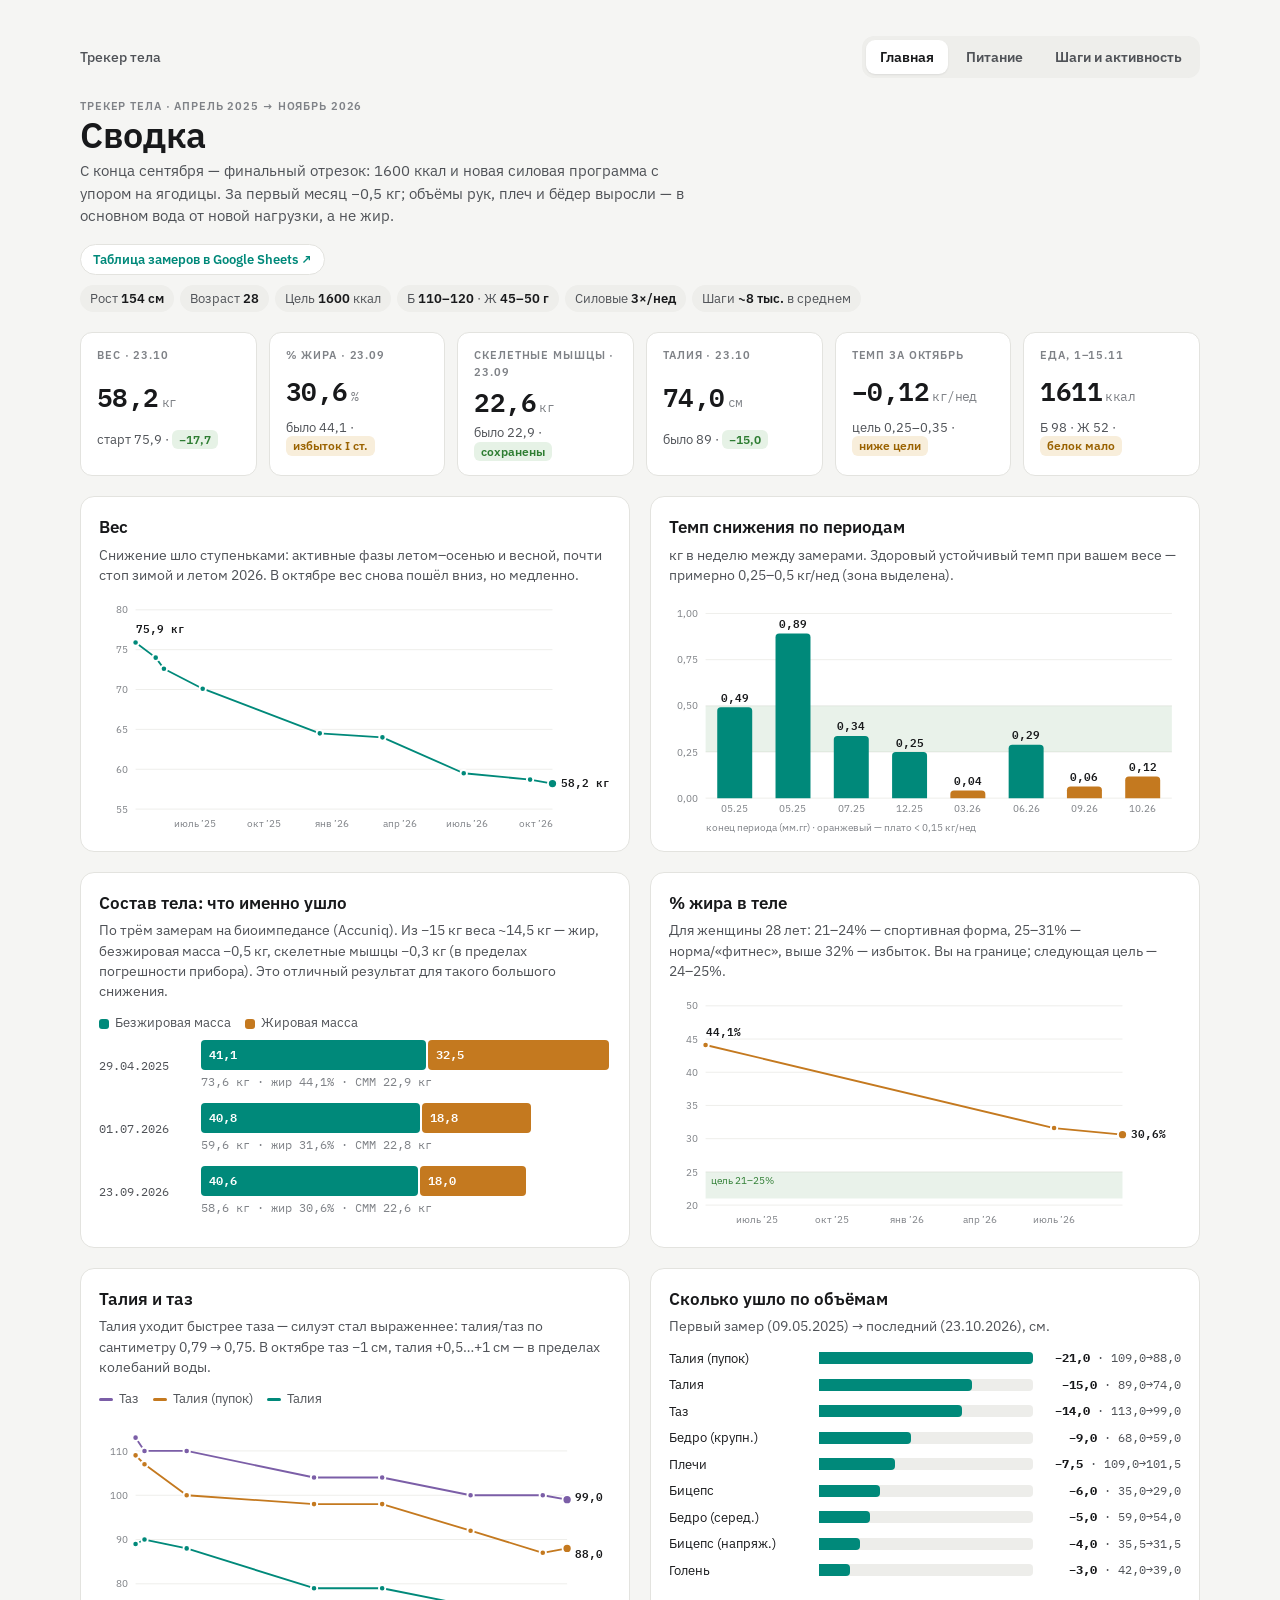
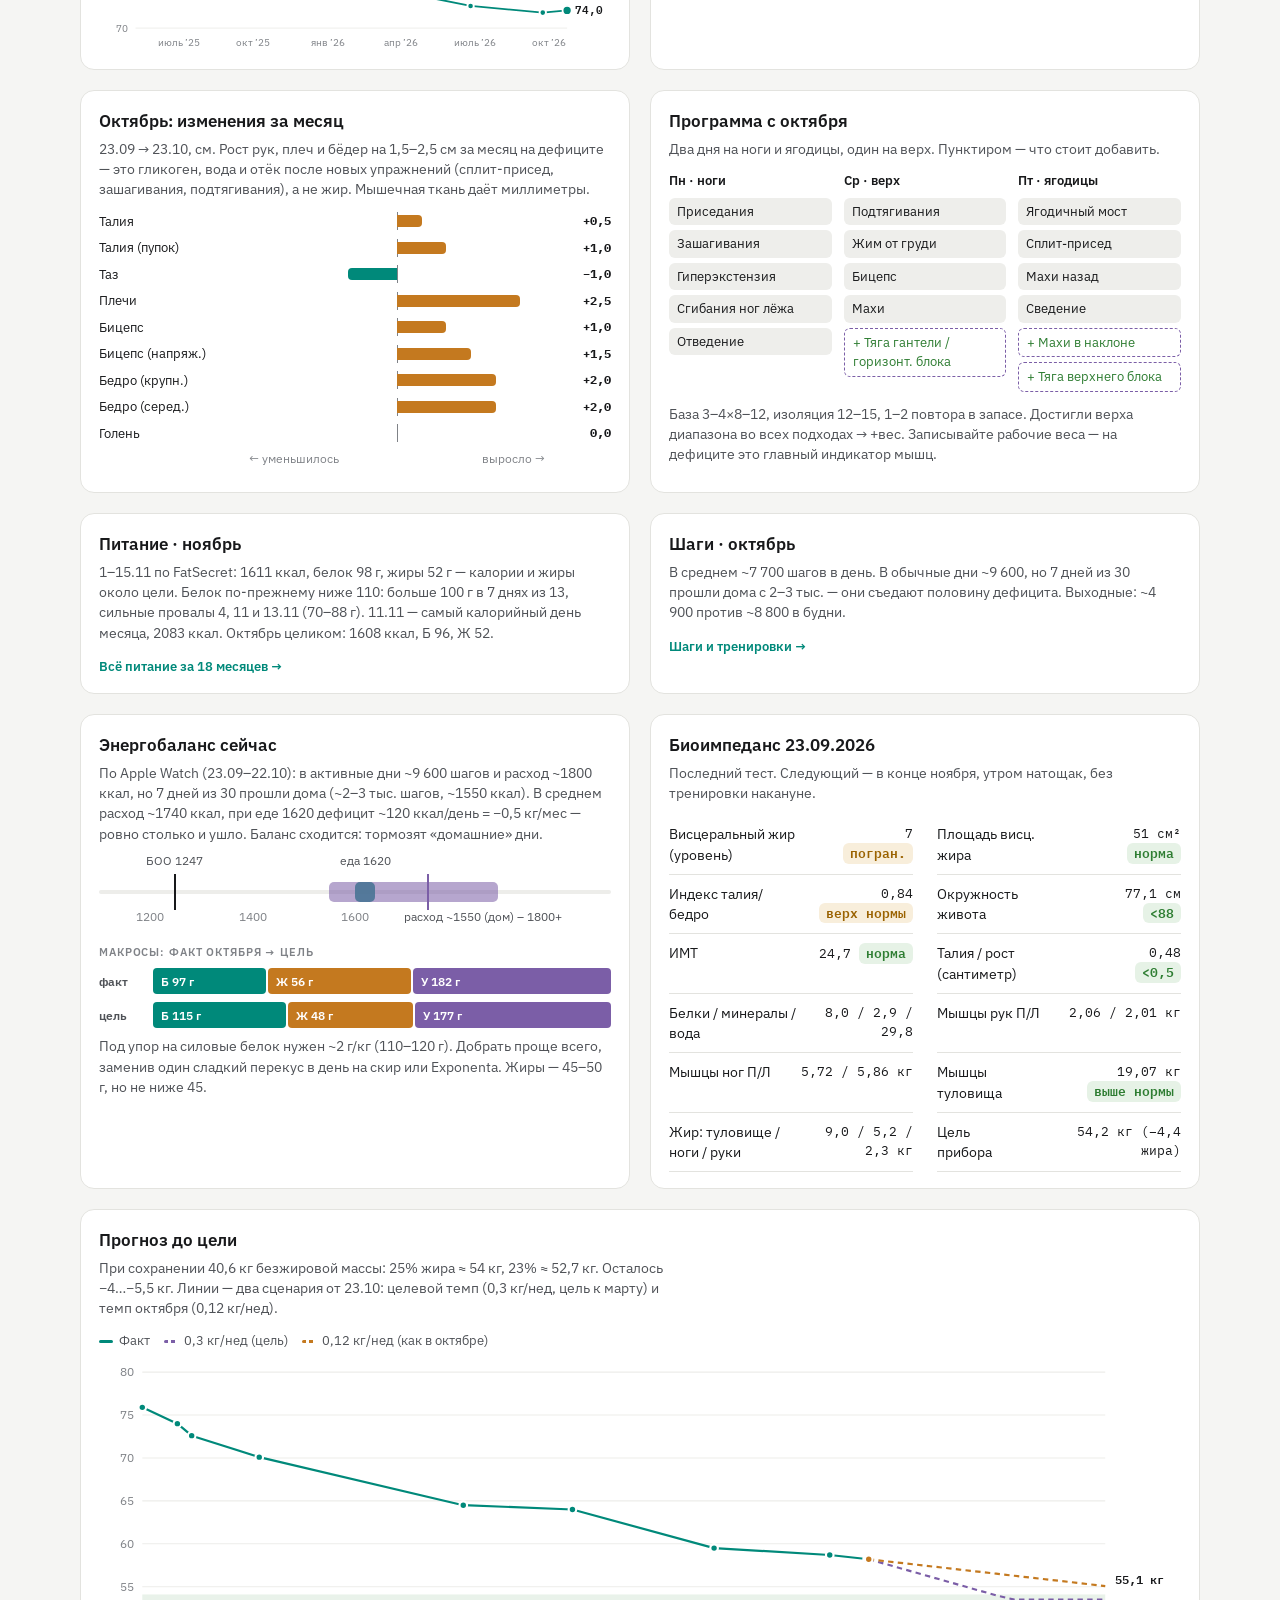
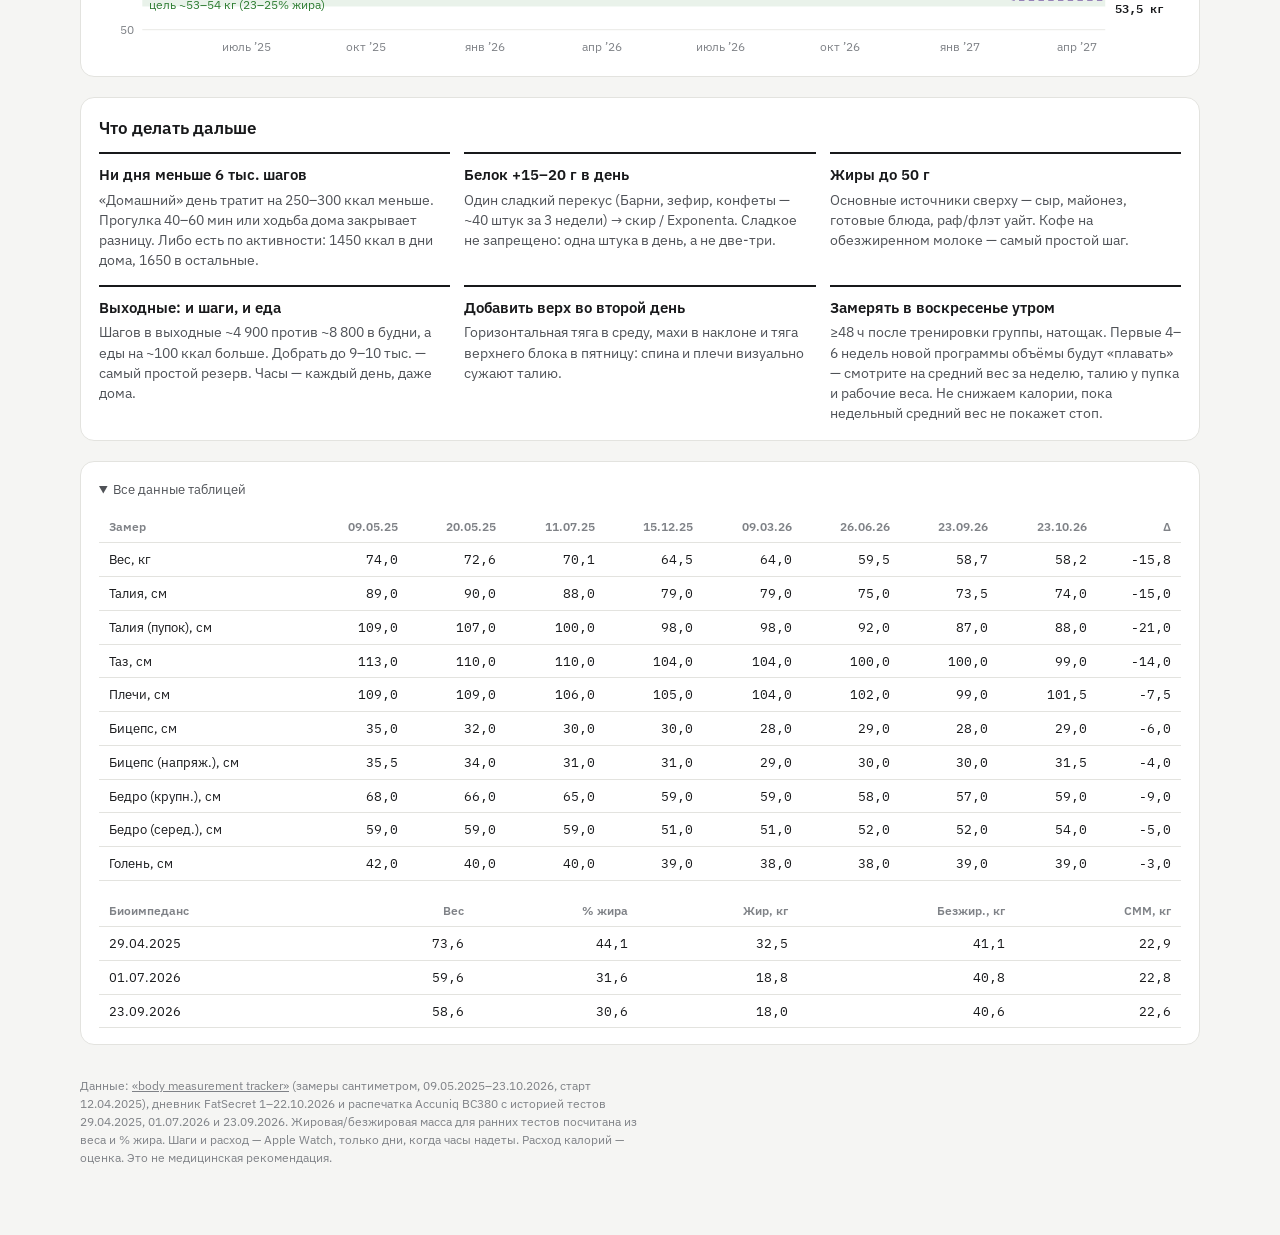
<file: index.html>
<!doctype html><html lang="ru"><head><meta charset="utf-8"><meta name="viewport" content="width=device-width, initial-scale=1">
<meta name="description" content="Трекер тела: вес, состав тела, объёмы, питание и тренировки.">
<meta property="og:title" content="Трекер тела">
<meta property="og:description" content="Вес, состав тела, объёмы, питание и тренировки — апрель 2025 → ноябрь 2026">
<link rel="icon" href="data:image/svg+xml,%3Csvg xmlns=%22http://www.w3.org/2000/svg%22 viewBox=%220 0 32 32%22%3E%3Crect width=%2232%22 height=%2232%22 rx=%227%22 fill=%22%2300897a%22/%3E%3Cpath d=%22M7 22l6-6 4 4 8-9%22 stroke=%22white%22 stroke-width=%223%22 fill=%22none%22 stroke-linecap=%22round%22 stroke-linejoin=%22round%22/%3E%3C/svg%3E">
<title>Трекер тела</title>
<link rel="preconnect" href="https://fonts.googleapis.com">
<link rel="stylesheet" href="https://fonts.googleapis.com/css2?family=IBM+Plex+Sans:wght@400;500;600;700&family=IBM+Plex+Mono:wght@400;600&display=swap">
<link rel="stylesheet" href="assets/style.css">
</head><body>
<div class="wrap">
  <div class="topbar">
    <a class="brand" href="./">Трекер тела</a>
    <nav class="tabs" aria-label="Разделы"><a href="./" aria-current="page">Главная</a><a href="food.html">Питание</a><a href="steps.html">Шаги и активность</a></nav>
  </div>
  <header class="head">
    <div>
      <div class="eyebrow">Трекер тела · апрель 2025 → ноябрь 2026</div>
      <h1>Сводка</h1>
      <p class="sub">С конца сентября — финальный отрезок: 1600 ккал и новая силовая программа с упором на ягодицы. За первый месяц −0,5 кг; объёмы рук, плеч и бёдер выросли — в основном вода от новой нагрузки, а не жир.</p>
    </div>
    <div class="headside">
    <a class="srclink" href="https://docs.google.com/spreadsheets/d/1mLTbE53vwJ1VL-9ManBTwdSsbVKpNzFgciY4COAL1OY/edit" target="_blank" rel="noopener">Таблица замеров в Google Sheets ↗</a>
    <div class="chips">
      <span class="chip">Рост <b>154 см</b></span><span class="chip">Возраст <b>28</b></span>
      <span class="chip">Цель <b>1600</b> ккал</span><span class="chip">Б <b>110–120</b> · Ж <b>45–50 г</b></span>
      <span class="chip">Силовые <b>3×/нед</b></span><span class="chip">Шаги <b>~8 тыс.</b> в среднем</span>
    </div>
    </div>
  </header>

  <section class="kpis" aria-label="Ключевые показатели">
    <div class="kpi"><span class="eyebrow">Вес · 23.10</span><span class="v">58,2<small>кг</small></span><span class="d">старт 75,9 · <span class="pill good">−17,7</span></span></div>
    <div class="kpi"><span class="eyebrow">% жира · 23.09</span><span class="v">30,6<small>%</small></span><span class="d">было 44,1 · <span class="pill warn">избыток I ст.</span></span></div>
    <div class="kpi"><span class="eyebrow">Скелетные мышцы · 23.09</span><span class="v">22,6<small>кг</small></span><span class="d">было 22,9 · <span class="pill good">сохранены</span></span></div>
    <div class="kpi"><span class="eyebrow">Талия · 23.10</span><span class="v">74,0<small>см</small></span><span class="d">было 89 · <span class="pill good">−15,0</span></span></div>
    <div class="kpi"><span class="eyebrow">Темп за октябрь</span><span class="v">−0,12<small>кг/нед</small></span><span class="d">цель 0,25–0,35 · <span class="pill warn">ниже цели</span></span></div>
    <div class="kpi"><span class="eyebrow">Еда, 1–15.11</span><span class="v">1611<small>ккал</small></span><span class="d">Б 98 · Ж 52 · <span class="pill warn">белок мало</span></span></div>
  </section>

  <div class="grid2">
    <section class="panel">
      <h2>Вес</h2>
      <p class="note">Снижение шло ступеньками: активные фазы летом–осенью и весной, почти стоп зимой и летом 2026. В октябре вес снова пошёл вниз, но медленно.</p>
      <div class="chart" id="cWeight"></div>
    </section>
    <section class="panel">
      <h2>Темп снижения по периодам</h2>
      <p class="note">кг в неделю между замерами. Здоровый устойчивый темп при вашем весе — примерно 0,25–0,5 кг/нед (зона выделена).</p>
      <div class="chart" id="cRate"></div>
    </section>
  </div>

  <div class="grid2">
    <section class="panel">
      <h2>Состав тела: что именно ушло</h2>
      <p class="note">По трём замерам на биоимпедансе (Accuniq). Из −15 кг веса ~14,5 кг — жир, безжировая масса −0,5 кг, скелетные мышцы −0,3 кг (в пределах погрешности прибора). Это отличный результат для такого большого снижения.</p>
      <div class="legend"><span><i class="sq" style="background:var(--lean)"></i>Безжировая масса</span><span><i class="sq" style="background:var(--fat)"></i>Жировая масса</span></div>
      <div class="comp" id="comp"></div>
    </section>
    <section class="panel">
      <h2>% жира в теле</h2>
      <p class="note">Для женщины 28 лет: 21–24% — спортивная форма, 25–31% — норма/«фитнес», выше 32% — избыток. Вы на границе; следующая цель — 24–25%.</p>
      <div class="chart" id="cFat"></div>
    </section>
  </div>

  <div class="grid2">
    <section class="panel">
      <h2>Талия и таз</h2>
      <p class="note">Талия уходит быстрее таза — силуэт стал выраженнее: талия/таз по сантиметру 0,79 → 0,75. В октябре таз −1 см, талия +0,5…+1 см — в пределах колебаний воды.</p>
      <div class="chart" id="cWaist"></div>
    </section>
    <section class="panel">
      <h2>Сколько ушло по объёмам</h2>
      <p class="note">Первый замер (09.05.2025) → последний (23.10.2026), см.</p>
      <div class="deltas" id="deltas"></div>
    </section>
  </div>

  <div class="grid2">
    <section class="panel">
      <h2>Октябрь: изменения за месяц</h2>
      <p class="note">23.09 → 23.10, см. Рост рук, плеч и бёдер на 1,5–2,5 см за месяц на дефиците — это гликоген, вода и отёк после новых упражнений (сплит-присед, зашагивания, подтягивания), а не жир. Мышечная ткань даёт миллиметры.</p>
      <div class="deltas" id="mdeltas"></div>
    </section>
    <section class="panel">
      <h2>Программа с октября</h2>
      <p class="note">Два дня на ноги и ягодицы, один на верх. Пунктиром — что стоит добавить.</p>
      <div class="prog">
        <div class="day"><b>Пн · ноги</b><span>Приседания</span><span>Зашагивания</span><span>Гиперэкстензия</span><span>Сгибания ног лёжа</span><span>Отведение</span></div>
        <div class="day"><b>Ср · верх</b><span>Подтягивания</span><span>Жим от груди</span><span>Бицепс</span><span>Махи</span><span class="add">+ Тяга гантели / горизонт. блока</span></div>
        <div class="day"><b>Пт · ягодицы</b><span>Ягодичный мост</span><span>Сплит-присед</span><span>Махи назад</span><span>Сведение</span><span class="add">+ Махи в наклоне</span><span class="add">+ Тяга верхнего блока</span></div>
      </div>
      <p class="note" style="margin-top:12px">База 3–4×8–12, изоляция 12–15, 1–2 повтора в запасе. Достигли верха диапазона во всех подходах → +вес. Записывайте рабочие веса — на дефиците это главный индикатор мышц.</p>
    </section>
  </div>

  <div class="grid2">
    <section class="panel">
      <h2>Питание · ноябрь</h2>
      <p class="note">1–15.11 по FatSecret: 1611 ккал, белок 98 г, жиры 52 г — калории и жиры около цели. Белок по-прежнему ниже 110: больше 100 г в 7 днях из 13, сильные провалы 4, 11 и 13.11 (70–88 г). 11.11 — самый калорийный день месяца, 2083 ккал. Октябрь целиком: 1608 ккал, Б 96, Ж 52.</p>
      <a class="morelink" href="food.html">Всё питание за 18 месяцев →</a>
    </section>
    <section class="panel">
      <h2>Шаги · октябрь</h2>
      <p class="note">В среднем ~7 700 шагов в день. В обычные дни ~9 600, но 7 дней из 30 прошли дома с 2–3 тыс. — они съедают половину дефицита. Выходные: ~4 900 против ~8 800 в будни.</p>
      <a class="morelink" href="steps.html">Шаги и тренировки →</a>
    </section>
  </div>

  <div class="grid2">
    <section class="panel">
      <h2>Энергобаланс сейчас</h2>
      <p class="note">По Apple Watch (23.09–22.10): в активные дни ~9 600 шагов и расход ~1800 ккал, но 7 дней из 30 прошли дома (~2–3 тыс. шагов, ~1550 ккал). В среднем расход ~1740 ккал, при еде 1620 дефицит ~120 ккал/день = −0,5 кг/мес — ровно столько и ушло. Баланс сходится: тормозят «домашние» дни.</p>
      <div class="ebar" id="ebar"></div>
      <div class="eyebrow" style="margin-top:6px">Макросы: факт октября → цель</div>
      <div class="macro" id="macroFact"></div>
      <div class="macro" id="macroGoal"></div>
      <p class="note" style="margin-top:8px">Под упор на силовые белок нужен ~2 г/кг (110–120 г). Добрать проще всего, заменив один сладкий перекус в день на скир или Exponenta. Жиры — 45–50 г, но не ниже 45.</p>
    </section>
    <section class="panel">
      <h2>Биоимпеданс 23.09.2026</h2>
      <p class="note">Последний тест. Следующий — в конце ноября, утром натощак, без тренировки накануне.</p>
      <div class="facts">
        <div class="fact"><span>Висцеральный жир (уровень)</span><span>7 <span class="pill warn">погран.</span></span></div>
        <div class="fact"><span>Площадь висц. жира</span><span>51 см² <span class="pill good">норма</span></span></div>
        <div class="fact"><span>Индекс талия/бедро</span><span>0,84 <span class="pill warn">верх нормы</span></span></div>
        <div class="fact"><span>Окружность живота</span><span>77,1 см <span class="pill good">&lt;88</span></span></div>
        <div class="fact"><span>ИМТ</span><span>24,7 <span class="pill good">норма</span></span></div>
        <div class="fact"><span>Талия / рост (сантиметр)</span><span>0,48 <span class="pill good">&lt;0,5</span></span></div>
        <div class="fact"><span>Белки / минералы / вода</span><span>8,0 / 2,9 / 29,8</span></div>
        <div class="fact"><span>Мышцы рук П/Л</span><span>2,06 / 2,01 кг</span></div>
        <div class="fact"><span>Мышцы ног П/Л</span><span>5,72 / 5,86 кг</span></div>
        <div class="fact"><span>Мышцы туловища</span><span>19,07 кг <span class="pill good">выше нормы</span></span></div>
        <div class="fact"><span>Жир: туловище / ноги / руки</span><span>9,0 / 5,2 / 2,3 кг</span></div>
        <div class="fact"><span>Цель прибора</span><span>54,2 кг (−4,4 жира)</span></div>
      </div>
    </section>
  </div>

  <section class="panel">
    <h2>Прогноз до цели</h2>
    <p class="note">При сохранении 40,6 кг безжировой массы: 25% жира ≈ 54 кг, 23% ≈ 52,7 кг. Осталось −4…−5,5 кг. Линии — два сценария от 23.10: целевой темп (0,3 кг/нед, цель к марту) и темп октября (0,12 кг/нед).</p>
    <div class="chart" id="cProj"></div>
  </section>

  <section class="panel">
    <h2>Что делать дальше</h2>
    <div class="recs" style="margin-top:10px">
      <div class="rec"><h3>Ни дня меньше 6 тыс. шагов</h3><p>«Домашний» день тратит на 250–300 ккал меньше. Прогулка 40–60 мин или ходьба дома закрывает разницу. Либо есть по активности: 1450 ккал в дни дома, 1650 в остальные.</p></div>
      <div class="rec"><h3>Белок +15–20 г в день</h3><p>Один сладкий перекус (Барни, зефир, конфеты — ~40 штук за 3 недели) → скир / Exponenta. Сладкое не запрещено: одна штука в день, а не две-три.</p></div>
      <div class="rec"><h3>Жиры до 50 г</h3><p>Основные источники сверху — сыр, майонез, готовые блюда, раф/флэт уайт. Кофе на обезжиренном молоке — самый простой шаг.</p></div>
      <div class="rec"><h3>Выходные: и шаги, и еда</h3><p>Шагов в выходные ~4 900 против ~8 800 в будни, а еды на ~100 ккал больше. Добрать до 9–10 тыс. — самый простой резерв. Часы — каждый день, даже дома.</p></div>
      <div class="rec"><h3>Добавить верх во второй день</h3><p>Горизонтальная тяга в среду, махи в наклоне и тяга верхнего блока в пятницу: спина и плечи визуально сужают талию.</p></div>
      <div class="rec"><h3>Замерять в воскресенье утром</h3><p>≥48 ч после тренировки группы, натощак. Первые 4–6 недель новой программы объёмы будут «плавать» — смотрите на средний вес за неделю, талию у пупка и рабочие веса. Не снижаем калории, пока недельный средний вес не покажет стоп.</p></div>
    </div>
  </section>

  <section class="panel">
    <details open>
      <summary>Все данные таблицей</summary>
      <div class="tbl" id="tbl" style="margin-top:12px"></div>
    </details>
  </section>

  <p class="foot">Данные: <a href="https://docs.google.com/spreadsheets/d/1mLTbE53vwJ1VL-9ManBTwdSsbVKpNzFgciY4COAL1OY/edit" target="_blank" rel="noopener">«body measurement tracker»</a> (замеры сантиметром, 09.05.2025–23.10.2026, старт 12.04.2025), дневник FatSecret 1–22.10.2026 и распечатка Accuniq BC380 с историей тестов 29.04.2025, 01.07.2026 и 23.09.2026. Жировая/безжировая масса для ранних тестов посчитана из веса и % жира. Шаги и расход — Apple Watch, только дни, когда часы надеты. Расход калорий — оценка. Это не медицинская рекомендация.</p>
</div>

<script src="assets/charts.js"></script>
<script>
(function(){

const dates=['12.04.2025','09.05.2025','20.05.2025','11.07.2025','15.12.2025','09.03.2026','26.06.2026','23.09.2026','23.10.2026'];
const weight=[75.9,74.0,72.6,70.1,64.5,64.0,59.5,58.7,58.2];
const meas={
 'Талия':[89,90,88,79,79,75,73.5,74],'Талия (пупок)':[109,107,100,98,98,92,87,88],'Таз':[113,110,110,104,104,100,100,99],
 'Плечи':[109,109,106,105,104,102,99,101.5],'Бицепс':[35,32,30,30,28,29,28,29],'Бицепс (напряж.)':[35.5,34,31,31,29,30,30,31.5],
 'Бедро (крупн.)':[68,66,65,59,59,58,57,59],'Бедро (серед.)':[59,59,59,51,51,52,52,54],'Голень':[42,40,40,39,38,38,39,39]};
const mdates=dates.slice(1);
const inb=[{d:'29.04.2025',w:73.6,pbf:44.1,smm:22.9},{d:'01.07.2026',w:59.6,pbf:31.6,smm:22.8},{d:'23.09.2026',w:58.6,pbf:30.6,smm:22.6,fat:18.0,ffm:40.6}];

// weight
lineChart('cWeight',[{name:'Вес',c:'--s1',pts:dates.map((d,i)=>({d:D(d),v:weight[i]})),unit:' кг',first:true}],{y0:55,y1:80,step:5,aria:'Вес с 75,9 до 58,2 кг'});

// rate bars
(function(){
  const box=document.getElementById('cRate');const W=560,H=260,m={t:18,r:10,b:40,l:40};
  const svg=el('svg',{viewBox:`0 0 ${W} ${H}`,role:'img','aria-label':'Темп снижения веса по периодам'},box);
  const rates=[];for(let i=1;i<dates.length;i++){const days=(D(dates[i])-D(dates[i-1]))/864e5;rates.push({a:dates[i-1],b:dates[i],days,dw:weight[i]-weight[i-1],r:-(weight[i]-weight[i-1])/days*7})}
  const y1=1.0,Y=v=>H-m.b-v/y1*(H-m.t-m.b);
  [0,.25,.5,.75,1].forEach(v=>{el('line',{x1:m.l,x2:W-m.r,y1:Y(v),y2:Y(v),stroke:css('--grid')},svg);el('text',{x:m.l-8,y:Y(v)+4,'text-anchor':'end'},svg).textContent=num(v,2)});
  el('rect',{x:m.l,width:W-m.l-m.r,y:Y(.5),height:Y(.25)-Y(.5),fill:css('--good'),opacity:.1},svg);
  const bw=(W-m.l-m.r)/rates.length;const tip=tipFor(box);
  rates.forEach((r,i)=>{const x=m.l+i*bw+bw*.2,w=bw*.6,y=Y(r.r),h=Y(0)-y;
    const slow=r.r<.15;const col=slow?css('--s2'):css('--s1');
    el('path',{d:`M${x},${Y(0)}V${y+4}a4,4 0 0 1 4,-4h${w-8}a4,4 0 0 1 4,4V${Y(0)}Z`,fill:col},svg);
    el('text',{x:x+w/2,y:y-6,'text-anchor':'middle',class:'lbl'},svg).textContent=num(r.r,2);
    const lb=el('text',{x:x+w/2,y:H-m.b+15,'text-anchor':'middle'},svg);lb.textContent=r.b.slice(3,5)+'.'+r.b.slice(8);
    const hit=el('rect',{x:m.l+i*bw,y:m.t,width:bw,height:H-m.t-m.b,fill:'transparent'},svg);
    hit.addEventListener('pointerenter',()=>{tip.innerHTML=`${r.a} → ${r.b}<br>${Math.round(r.days)} дн · <b>${num(r.dw,1)} кг</b> · ${num(r.r,2)} кг/нед`;tip.style.left=((x+w/2)/W*100)+'%';tip.style.top=(y/H*100)+'%';tip.classList.add('on')});
    hit.addEventListener('pointerleave',()=>tip.classList.remove('on'));
  });
  el('text',{x:m.l,y:H-4},svg).textContent='конец периода (мм.гг) · оранжевый — плато < 0,15 кг/нед';
})();

// composition
(function(){
  const box=document.getElementById('comp');const max=74;
  box.innerHTML=inb.map(t=>{const fat=t.fat??+(t.w*t.pbf/100).toFixed(1),ffm=t.ffm??+(t.w-fat).toFixed(1);
    return `<div class="comp-row"><span class="dt">${t.d}</span><div><div class="stack" style="width:${t.w/max*100}%"><div class="l" style="flex:${ffm}">${num(ffm)}</div><div class="f" style="flex:${fat}">${num(fat)}</div></div><div style="font-size:12px;color:var(--ink3);margin-top:3px;font-family:var(--mono)">${num(t.w)} кг · жир ${num(t.pbf)}% · СММ ${num(t.smm)} кг</div></div></div>`}).join('');
})();

// fat %
lineChart('cFat',[{name:'% жира',c:'--s2',pts:inb.map(t=>({d:D(t.d),v:t.pbf})),unit:'%',first:true}],{y0:20,y1:50,step:5,band:[21,25,'цель 21–25%'],aria:'Процент жира 44,1 → 30,6'});

// waist
lineChart('cWaist',[
  {name:'Таз',c:'--s3',pts:mdates.map((d,i)=>({d:D(d),v:meas['Таз'][i]})),unit:'',p:1,dy:-2},
  {name:'Талия (пупок)',c:'--s2',pts:mdates.map((d,i)=>({d:D(d),v:meas['Талия (пупок)'][i]})),unit:'',p:1,dy:6},
  {name:'Талия',c:'--s1',pts:mdates.map((d,i)=>({d:D(d),v:meas['Талия'][i]})),unit:'',p:1}
],{y0:70,y1:115,step:10,r:48,aria:'Талия, талия по пупку и таз, см'});

// deltas
(function(){
  const rows=Object.entries(meas).map(([k,v])=>({k,a:v[0],b:v[v.length-1],d:v[0]-v[v.length-1]})).sort((x,y)=>y.d-x.d);
  const mx=Math.max(...rows.map(r=>r.d));
  document.getElementById('deltas').innerHTML=rows.map(r=>`<div class="drow"><span>${r.k}</span><div class="track"><div class="bar" style="width:${r.d/mx*100}%"></div></div><span class="num"><b>−${num(r.d)}</b> · ${num(r.a,1)}→${num(r.b,1)}</span></div>`).join('');
})();

// month deltas
(function(){
  const rows=Object.entries(meas).map(([k,v])=>({k,d:v[v.length-1]-v[v.length-2]}));
  const mx=3;
  document.getElementById('mdeltas').innerHTML=rows.map(r=>{const w=Math.abs(r.d)/mx*50;const pos=r.d>0;
    const bar=r.d===0?'':`<div style="${pos?'left:50%':'right:50%'};width:${w}%;background:var(${pos?'--s2':'--s1'});border-radius:${pos?'0 4px 4px 0':'4px 0 0 4px'}"></div>`;
    return `<div class="mrow"><span>${r.k}</span><div class="mtrack">${bar}</div><span class="num" style="font-family:var(--mono);font-size:12px;text-align:right"><b>${r.d>0?'+':r.d<0?'−':''}${num(Math.abs(r.d))}</b></span></div>`}).join('')+
    `<div class="mrow" style="color:var(--ink3);font-size:11.5px"><span></span><div style="display:flex;justify-content:space-between"><span>← уменьшилось</span><span>выросло →</span></div><span></span></div>`;
})();

// energy bar
(function(){
  const box=document.getElementById('ebar');const lo=1100,hi=2100,P=v=>(v-lo)/(hi-lo)*100;
  box.innerHTML=`<div class="axis"></div>
  <div class="rng" style="left:${P(1600)}%;width:${P(1640)-P(1600)}%;background:var(--s1);opacity:.85"></div>
  <div class="rng" style="left:${P(1550)}%;width:${P(1880)-P(1550)}%;background:var(--s3);opacity:.55"></div><div class="mk" style="left:${P(1740)}%;background:var(--s3)"></div>
  <div class="mk" style="left:${P(1247)}%"></div>
  <span class="t" style="left:${P(1247)}%;top:-18px">БОО 1247</span>
  <span class="t" style="left:${P(1620)}%;top:-18px">еда 1620</span>
  <span class="t" style="left:${P(1850)}%;top:38px">расход ~1550 (дом) – 1800+</span>
  ${[1200,1400,1600,1800,2000].map(v=>`<span class="t" style="left:${P(v)}%;top:38px;color:var(--ink3);${v===1800||v===2000?'display:none':''}">${v}</span>`).join('')}`;
  const mac=(lab,pg,fg,cg)=>{const p=pg*4,f=fg*9,c=cg*4,k=p+f+c;return `<div style="flex:0 0 52px;background:transparent;color:var(--ink2);padding:0">${lab}</div><div style="flex:${p};background:var(--s1)">Б ${pg} г</div><div style="flex:${f};background:var(--s2)">Ж ${fg} г</div><div style="flex:${c};background:var(--s3)">У ${cg} г</div>`};
  document.getElementById('macroFact').innerHTML=mac('факт',97,56,182);document.getElementById('macroGoal').innerHTML=mac('цель',115,48,177);
})();

// projection
(function(){
  const today=D('23.10.2026');const hist=dates.map((d,i)=>({d:D(d),v:weight[i]}));
  const proj=(r)=>{const pts=[];for(let w=0;w<=26;w+=2){pts.push({d:new Date(+today+w*7*864e5),v:Math.max(53.5,58.2-r*w)})}return pts};
  lineChart('cProj',[
    {name:'Факт',c:'--s1',pts:hist,unit:' кг',noEnd:true},
    {name:'0,3 кг/нед (цель)',c:'--s3',pts:proj(.3),unit:' кг',dash:'5 4',noDots:true,dy:8},
    {name:'0,12 кг/нед (как в октябре)',c:'--s2',pts:proj(.12),unit:' кг',dash:'5 4',noDots:true,dy:-6}
  ],{y0:50,y1:80,step:5,w:1000,h:280,r:70,band:[52.7,54.1,'цель ~53–54 кг (23–25% жира)'],aria:'Прогноз веса'});
})();

// table
(function(){
  const hdr=['Замер',...mdates.map(d=>d.slice(0,6)+d.slice(8)),'Δ'];
  const rows=[['Вес, кг',...weight.slice(1)],...Object.entries(meas).map(([k,v])=>[k+', см',...v])];
  document.getElementById('tbl').innerHTML=`<table><thead><tr>${hdr.map(h=>`<th>${h}</th>`).join('')}</tr></thead><tbody>${rows.map(r=>`<tr><td>${r[0]}</td>${r.slice(1).map(v=>`<td>${num(v)}</td>`).join('')}<td>${num(r[r.length-1]-r[1])}</td></tr>`).join('')}</tbody></table>
  <table style="margin-top:14px"><thead><tr><th>Биоимпеданс</th><th>Вес</th><th>% жира</th><th>Жир, кг</th><th>Безжир., кг</th><th>СММ, кг</th></tr></thead><tbody>${inb.map(t=>{const f=t.fat??t.w*t.pbf/100;return `<tr><td>${t.d}</td><td>${num(t.w)}</td><td>${num(t.pbf)}</td><td>${num(f)}</td><td>${num(t.ffm??t.w-f)}</td><td>${num(t.smm)}</td></tr>`}).join('')}</tbody></table>`;
})();
})();
</script>
</body></html>
</file>
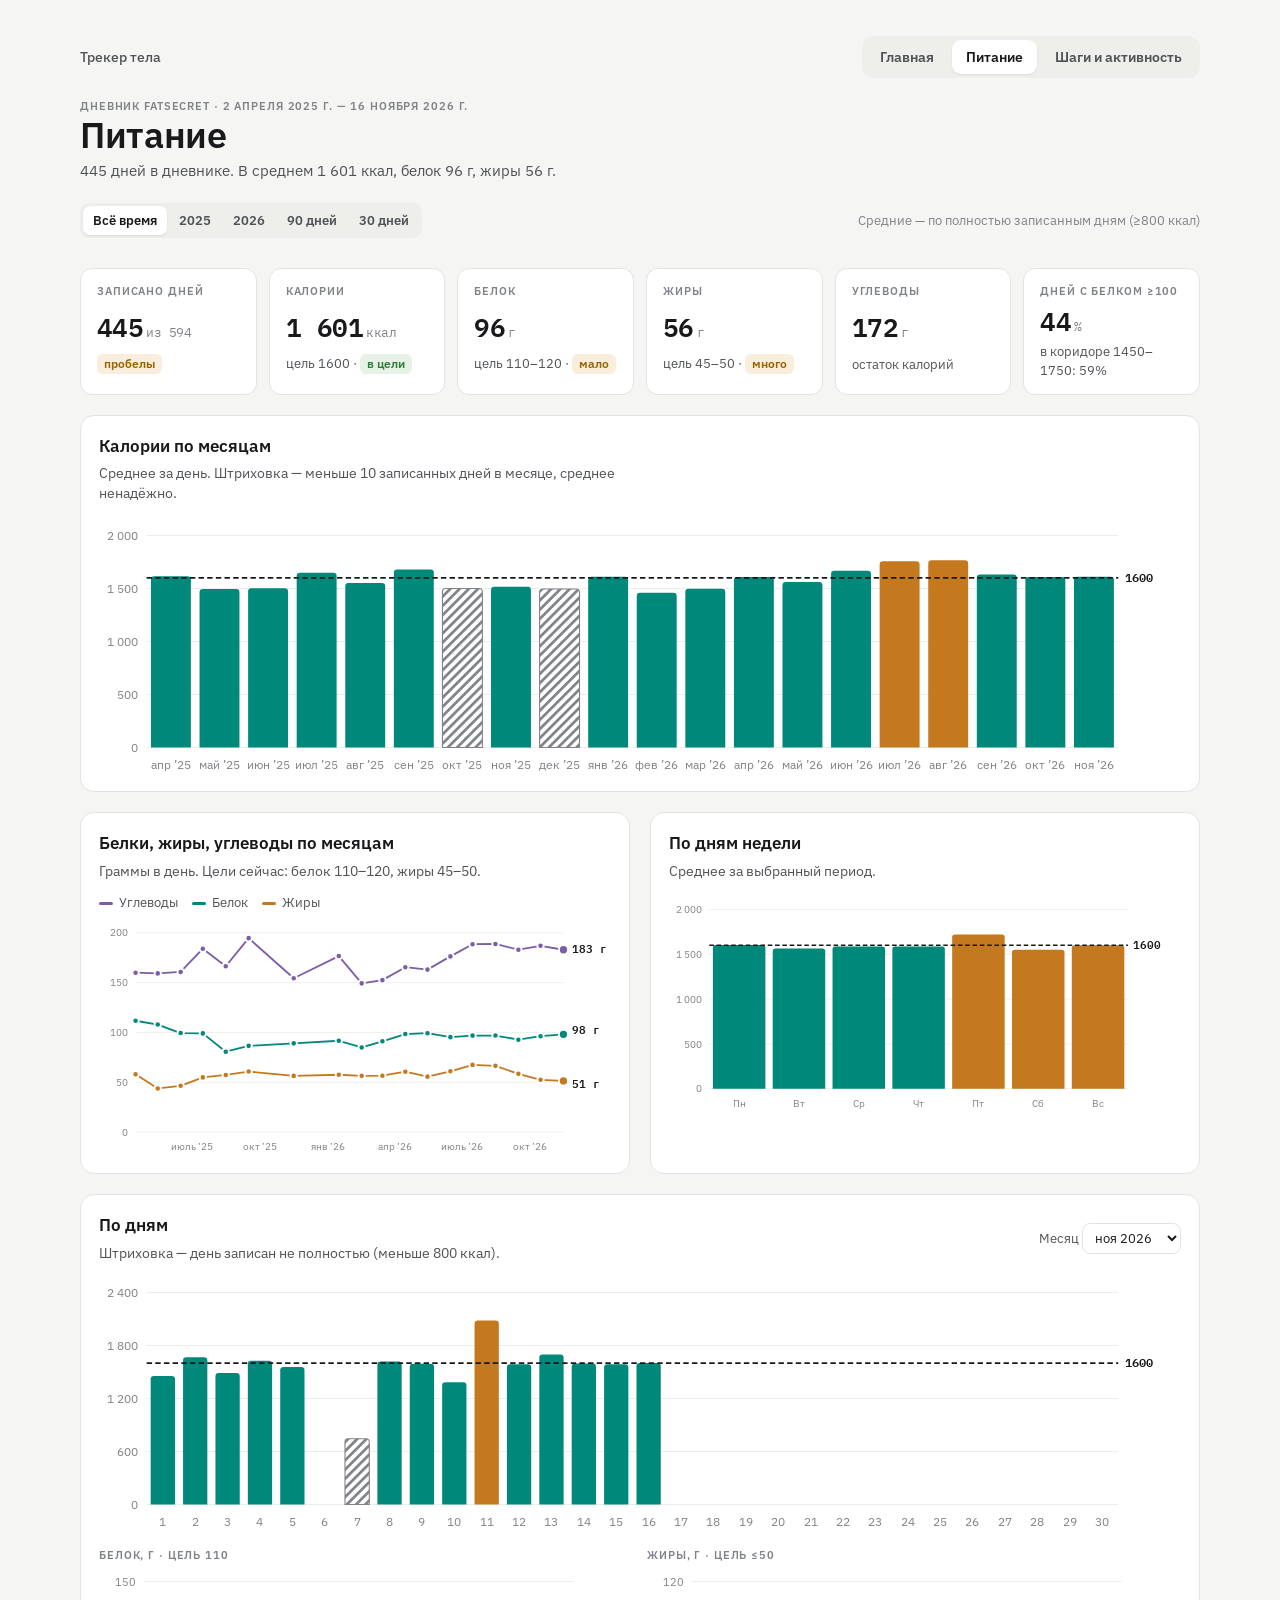
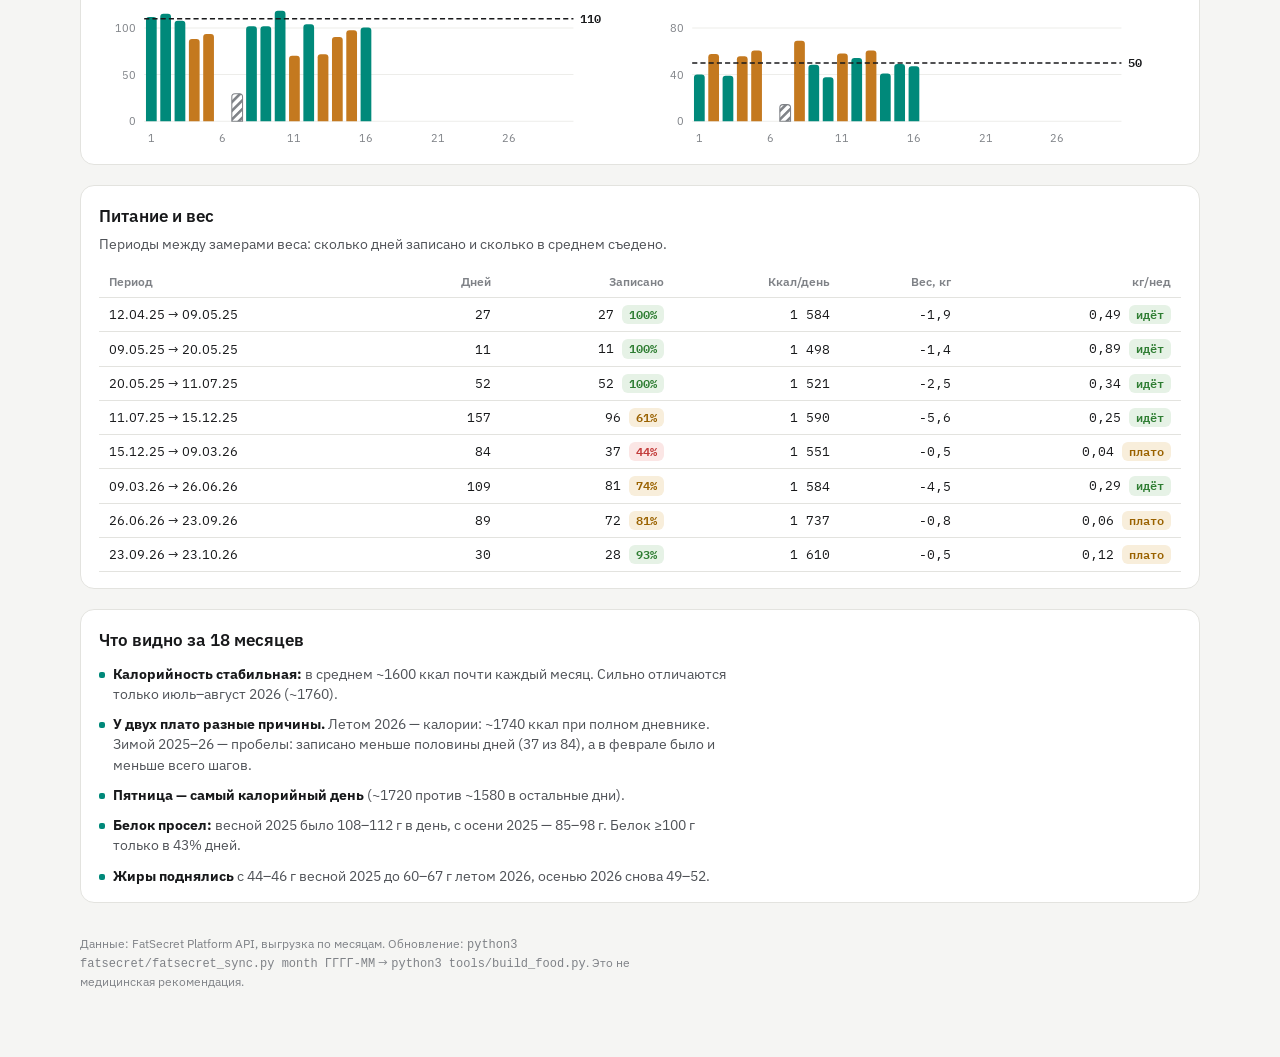
<file: food.html>
<!doctype html>
<html lang="ru">
<head>
<meta charset="utf-8">
<meta name="viewport" content="width=device-width, initial-scale=1">
<title>Питание · Трекер тела</title>
<meta name="description" content="Дневник питания FatSecret с апреля 2025: калории, БЖУ, дни недели и связь с весом.">
<link rel="icon" href="data:image/svg+xml,%3Csvg xmlns=%22http://www.w3.org/2000/svg%22 viewBox=%220 0 32 32%22%3E%3Crect width=%2232%22 height=%2232%22 rx=%227%22 fill=%22%2300897a%22/%3E%3Cpath d=%22M7 22l6-6 4 4 8-9%22 stroke=%22white%22 stroke-width=%223%22 fill=%22none%22 stroke-linecap=%22round%22 stroke-linejoin=%22round%22/%3E%3C/svg%3E">
<link rel="preconnect" href="https://fonts.googleapis.com">
<link rel="stylesheet" href="https://fonts.googleapis.com/css2?family=IBM+Plex+Sans:wght@400;500;600;700&family=IBM+Plex+Mono:wght@400;600&display=swap">
<link rel="stylesheet" href="assets/style.css">
</head>
<body>
<div class="wrap">
  <div class="topbar">
    <a class="brand" href="./">Трекер тела</a>
    <nav class="tabs" aria-label="Разделы"><a href="./">Главная</a><a href="food.html" aria-current="page">Питание</a><a href="steps.html">Шаги и активность</a></nav>
  </div>

  <header>
    <div class="eyebrow">Дневник FatSecret · <span id="range"></span></div>
    <h1>Питание</h1>
    <p class="sub" id="lead"></p>
  </header>

  <div class="ctl">
    <div class="seg" role="group" aria-label="Период" id="period">
      <button type="button" data-p="all" aria-pressed="true">Всё время</button>
      <button type="button" data-p="2025" aria-pressed="false">2025</button>
      <button type="button" data-p="2026" aria-pressed="false">2026</button>
      <button type="button" data-p="90" aria-pressed="false">90 дней</button>
      <button type="button" data-p="30" aria-pressed="false">30 дней</button>
    </div>
    <span class="note" style="margin:0;font-size:12.5px;color:var(--ink3)">Средние — по полностью записанным дням (≥800 ккал)</span>
  </div>

  <section class="kpis" id="kpis" aria-label="Итоги периода"></section>

  <section class="panel">
    <h2>Калории по месяцам</h2>
    <p class="note">Среднее за день. Штриховка — меньше 10 записанных дней в месяце, среднее ненадёжно.</p>
    <div class="chart" id="cMonth"></div>
  </section>

  <div class="grid2">
    <section class="panel">
      <h2>Белки, жиры, углеводы по месяцам</h2>
      <p class="note">Граммы в день. Цели сейчас: белок 110–120, жиры 45–50.</p>
      <div class="chart" id="cMacro"></div>
    </section>
    <section class="panel">
      <h2>По дням недели</h2>
      <p class="note">Среднее за выбранный период.</p>
      <div class="chart" id="cWeek"></div>
    </section>
  </div>

  <section class="panel">
    <div class="ctl">
      <div><h2>По дням</h2><p class="note" style="margin:0">Штриховка — день записан не полностью (меньше 800 ккал).</p></div>
      <label style="font-size:13px;color:var(--ink2)">Месяц <select id="monthSel"></select></label>
    </div>
    <div class="chart" id="cDays"></div>
    <div class="grid2" style="margin-top:14px;gap:14px">
      <div><div class="eyebrow">Белок, г · цель 110</div><div class="chart" id="cDayP"></div></div>
      <div><div class="eyebrow">Жиры, г · цель ≤50</div><div class="chart" id="cDayF"></div></div>
    </div>
  </section>

  <section class="panel">
    <h2>Питание и вес</h2>
    <p class="note">Периоды между замерами веса: сколько дней записано и сколько в среднем съедено.</p>
    <div class="tbl" id="tWeight"></div>
  </section>

  <section class="panel">
    <h2>Что видно за 18 месяцев</h2>
    <ul class="insights" style="margin-top:10px">
      <li><b>Калорийность стабильная:</b> в среднем ~1600 ккал почти каждый месяц. Сильно отличаются только июль–август 2026 (~1760).</li>
      <li><b>У двух плато разные причины.</b> Летом 2026 — калории: ~1740 ккал при полном дневнике. Зимой 2025–26 — пробелы: записано меньше половины дней (37 из 84), а в феврале было и меньше всего шагов.</li>
      <li><b>Пятница — самый калорийный день</b> (~1720 против ~1580 в остальные дни).</li>
      <li><b>Белок просел:</b> весной 2025 было 108–112 г в день, с осени 2025 — 85–98 г. Белок ≥100 г только в 43% дней.</li>
      <li><b>Жиры поднялись</b> с 44–46 г весной 2025 до 60–67 г летом 2026, осенью 2026 снова 49–52.</li>
    </ul>
  </section>

  <p class="foot">Данные: FatSecret Platform API, выгрузка по месяцам. Обновление: <code>python3 fatsecret/fatsecret_sync.py month ГГГГ-ММ</code> → <code>python3 tools/build_food.py</code>. Это не медицинская рекомендация.</p>
</div>

<script src="data/food.js"></script>
<script src="assets/charts.js"></script>
<script>
(function(){
const ALL=window.FOOD.map(r=>({d:r[0],k:r[1],p:r[2],f:r[3],c:r[4],ok:r[1]>=800}));
const last=ALL[ALL.length-1].d, first=ALL[0].d;
const iso=d=>d.toISOString().slice(0,10);
const toD=s=>new Date(s+'T12:00:00');
const ruDate=s=>toD(s).toLocaleDateString('ru-RU',{day:'numeric',month:'long',year:'numeric'});
document.getElementById('range').textContent=`${ruDate(first)} — ${ruDate(last)}`;
const okAll=ALL.filter(r=>r.ok);
document.getElementById('lead').textContent=`${ALL.length} дней в дневнике. В среднем ${num(avg(okAll.map(r=>r.k)),0)} ккал, белок ${num(avg(okAll.map(r=>r.p)),0)} г, жиры ${num(avg(okAll.map(r=>r.f)),0)} г.`;

// --- месяцы
const byM={};ALL.forEach(r=>{(byM[r.d.slice(0,7)]=byM[r.d.slice(0,7)]||[]).push(r)});
const months=Object.keys(byM).sort();
const mStats=months.map(m=>{const ok=byM[m].filter(r=>r.ok);return{m,n:ok.length,k:avg(ok.map(r=>r.k)),p:avg(ok.map(r=>r.p)),f:avg(ok.map(r=>r.f)),c:avg(ok.map(r=>r.c))}});
bars('cMonth',mStats.map(s=>({v:s.k,label:mlabel(s.m),inc:s.n<10,color:s.k>1700?'--s2':'--s1',tip:`${mlabel(s.m)} · <b>${num(s.k,0)} ккал</b><br>${s.n} дн. записано<br>Б ${num(s.p,0)} · Ж ${num(s.f,0)} · У ${num(s.c,0)} г`})),
  {y0:0,y1:2000,step:500,goal:1600,goalLbl:'1600',labelEvery:innerWidth<700?3:1,aria:'Средние калории по месяцам'});

const mid=m=>new Date(+m.slice(0,4),+m.slice(5,7)-1,15);
const good=mStats.filter(s=>s.n>=10);
lineChart('cMacro',[
  {name:'Углеводы',c:'--s3',pts:good.map(s=>({d:mid(s.m),v:s.c})),unit:' г',p:0},
  {name:'Белок',c:'--s1',pts:good.map(s=>({d:mid(s.m),v:s.p})),unit:' г',p:0,dy:-4},
  {name:'Жиры',c:'--s2',pts:good.map(s=>({d:mid(s.m),v:s.f})),unit:' г',p:0,dy:4}
],{y0:0,y1:200,step:50,r:52,aria:'Белки, жиры, углеводы по месяцам (месяцы с 10+ записанными днями)'});

// --- период
let P='all';
function inPeriod(r){
  if(P==='all')return true;
  if(P==='2025'||P==='2026')return r.d.startsWith(P);
  const n=+P;const from=new Date(toD(last));from.setDate(from.getDate()-n+1);return r.d>=iso(from);
}
function calDays(rows){if(!rows.length)return 0;
  if(P==='30'||P==='90')return +P;
  const a=P==='2025'?'2025-04-01':P==='2026'?'2026-01-01':first;const b=P==='2025'?'2025-12-31':last;
  return Math.round((toD(b)-toD(a))/864e5)+1}
function kpi(label,val,unit,sub){return `<div class="kpi"><span class="eyebrow">${label}</span><span class="v">${val}<small>${unit}</small></span><span class="d">${sub}</span></div>`}
function render(){
  const rows=ALL.filter(inPeriod),ok=rows.filter(r=>r.ok),cd=calDays(rows);
  const k=avg(ok.map(r=>r.k)),p=avg(ok.map(r=>r.p)),f=avg(ok.map(r=>r.f)),c=avg(ok.map(r=>r.c));
  const pp=ok.filter(r=>r.p>=100).length/Math.max(ok.length,1)*100, inr=ok.filter(r=>r.k>=1450&&r.k<=1750).length/Math.max(ok.length,1)*100;
  const pill=(cls,t)=>`<span class="pill ${cls}">${t}</span>`;
  document.getElementById('kpis').innerHTML=
    kpi('Записано дней',rows.length,`из ${cd}`,rows.length/cd>=.85?pill('good','почти всё'):rows.length/cd>=.6?pill('warn','пробелы'):pill('bad','мало данных'))+
    kpi('Калории',num(k,0),'ккал',`цель 1600 · ${Math.abs(k-1600)<=60?pill('good','в цели'):pill('warn',(k>1600?'+':'')+num(k-1600,0))}`)+
    kpi('Белок',num(p,0),'г',`цель 110–120 · ${p>=105?pill('good','ок'):pill('warn','мало')}`)+
    kpi('Жиры',num(f,0),'г',`цель 45–50 · ${f<=52?pill('good','ок'):pill('warn','много')}`)+
    kpi('Углеводы',num(c,0),'г','остаток калорий')+
    kpi('Дней с белком ≥100',num(pp,0),'%',`в коридоре 1450–1750: ${num(inr,0)}%`);
  const wd=[0,1,2,3,4,5,6].map(i=>ok.filter(r=>wday(r.d)===i).map(r=>r.k));
  bars('cWeek',wd.map((a,i)=>({v:avg(a),label:WD[i],color:i>=4?'--s2':'--s1',tip:`${WD[i]} · <b>${num(avg(a),0)} ккал</b><br>${a.length} дн.`})),
    {w:560,h:240,y0:0,y1:2000,step:500,goal:1600,goalLbl:'1600',aria:'Калории по дням недели'});
}
document.querySelectorAll('#period button').forEach(b=>b.addEventListener('click',()=>{
  P=b.dataset.p;document.querySelectorAll('#period button').forEach(x=>x.setAttribute('aria-pressed',x===b));render();try{localStorage.setItem('food-period',P)}catch(e){}
}));
try{const s=localStorage.getItem('food-period');const b=s&&document.querySelector(`#period button[data-p="${s}"]`);if(b){P=s;document.querySelectorAll('#period button').forEach(x=>x.setAttribute('aria-pressed',x===b))}}catch(e){}
render();

// --- по дням
const sel=document.getElementById('monthSel');
sel.innerHTML=months.slice().reverse().map(m=>`<option value="${m}">${MONTHS[+m.slice(5,7)-1]} ${m.slice(0,4)}</option>`).join('');
function renderDays(){
  const m=sel.value;const y=+m.slice(0,4),mo=+m.slice(5,7);const nd=new Date(y,mo,0).getDate();
  const map={};(byM[m]||[]).forEach(r=>map[r.d]=r);
  const days=[...Array(nd)].map((_,i)=>{const d=`${m}-${String(i+1).padStart(2,'0')}`;return map[d]||{d,k:0,p:0,f:0,c:0,ok:false,none:true}});
  const lab=(r,i)=>String(i+1);const ev=innerWidth<700?3:1;
  bars('cDays',days.map((r,i)=>({v:r.k,label:lab(r,i),inc:!r.ok&&!r.none,color:r.k>1800?'--s2':'--s1',tip:r.none?`${i+1} · нет записи`:`${toD(r.d).toLocaleDateString('ru-RU',{day:'numeric',month:'short',weekday:'short'})} · <b>${num(r.k,0)} ккал</b><br>Б ${num(r.p,0)} · Ж ${num(r.f,0)} · У ${num(r.c,0)} г${r.ok?'':'<br>записан не полностью'}`})),
    {y0:0,y1:2400,step:600,goal:1600,goalLbl:'1600',labelEvery:ev,aria:'Калории по дням'});
  bars('cDayP',days.map((r,i)=>({v:r.p,label:String(i+1),color:r.p<100?'--s2':'--s1',inc:!r.ok&&!r.none,tip:r.none?'нет записи':`${i+1} · <b>${num(r.p,0)} г белка</b>`})),
    {w:520,h:180,y0:0,y1:150,step:50,goal:110,goalLbl:'110',labelEvery:5,aria:'Белок по дням'});
  bars('cDayF',days.map((r,i)=>({v:r.f,label:String(i+1),color:r.f>55?'--s2':'--s1',inc:!r.ok&&!r.none,tip:r.none?'нет записи':`${i+1} · <b>${num(r.f,0)} г жиров</b>`})),
    {w:520,h:180,y0:0,y1:120,step:40,goal:50,goalLbl:'50',labelEvery:5,aria:'Жиры по дням'});
}
sel.addEventListener('change',renderDays);renderDays();

// --- питание и вес
const W=[['2025-04-12',75.9],['2025-05-09',74.0],['2025-05-20',72.6],['2025-07-11',70.1],['2025-12-15',64.5],['2026-03-09',64.0],['2026-06-26',59.5],['2026-09-23',58.7],['2026-10-23',58.2]];
const fd=s=>toD(s).toLocaleDateString('ru-RU',{day:'2-digit',month:'2-digit',year:'2-digit'});
const tr=W.slice(1).map((w,i)=>{const a=W[i][0],b=w[0],days=Math.round((toD(b)-toD(a))/864e5);const seg=ALL.filter(r=>r.d>=a&&r.d<b&&r.ok);
  const rate=(W[i][1]-w[1])/days*7;const cov=seg.length/days;
  return `<tr><td>${fd(a)} → ${fd(b)}</td><td>${days}</td><td>${seg.length} <span class="pill ${cov>=.85?'good':cov>=.6?'warn':'bad'}">${num(cov*100,0)}%</span></td><td>${seg.length?num(avg(seg.map(r=>r.k)),0):'—'}</td><td>${num(-(W[i][1]-w[1]),1)}</td><td>${num(rate,2)} <span class="pill ${rate>=.2?'good':'warn'}">${rate>=.2?'идёт':'плато'}</span></td></tr>`}).join('');
document.getElementById('tWeight').innerHTML=`<table><thead><tr><th>Период</th><th>Дней</th><th>Записано</th><th>Ккал/день</th><th>Вес, кг</th><th>кг/нед</th></tr></thead><tbody>${tr}</tbody></table>`;
})();
</script>
</body>
</html>
</file>
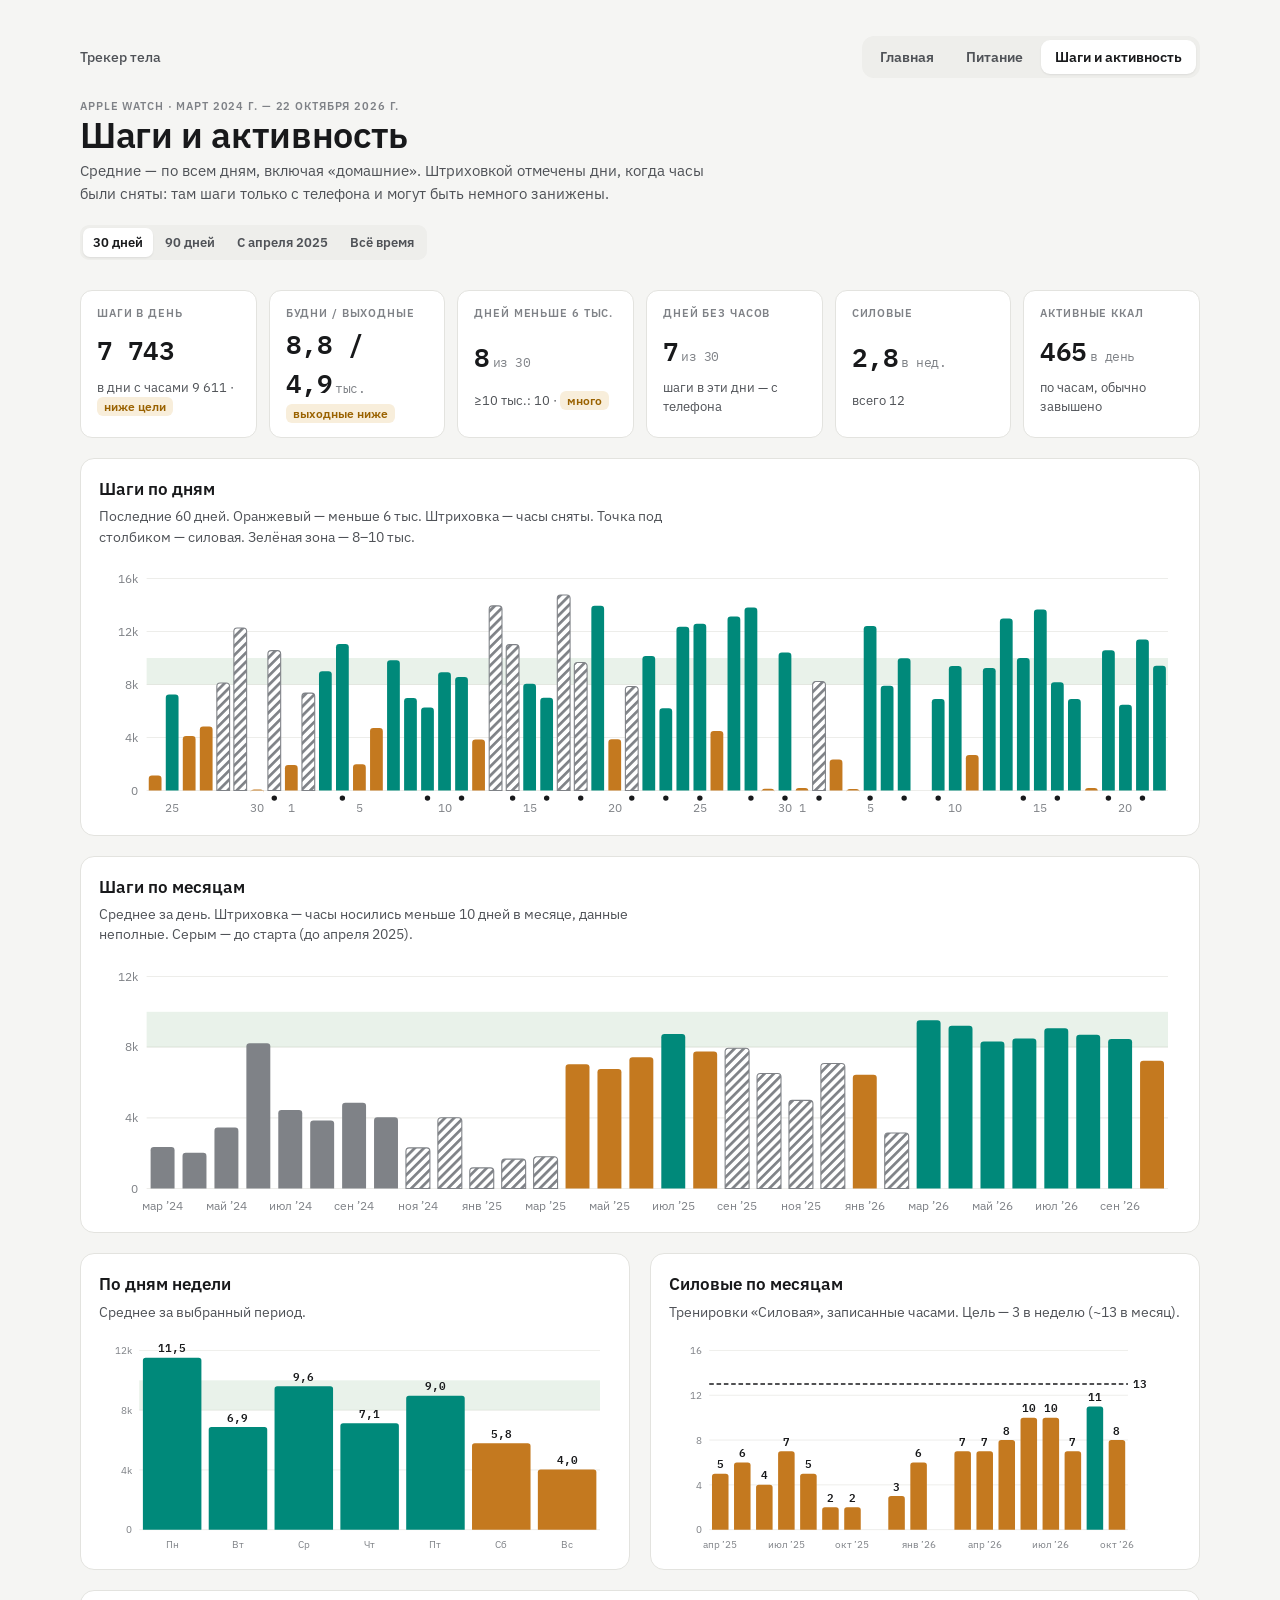
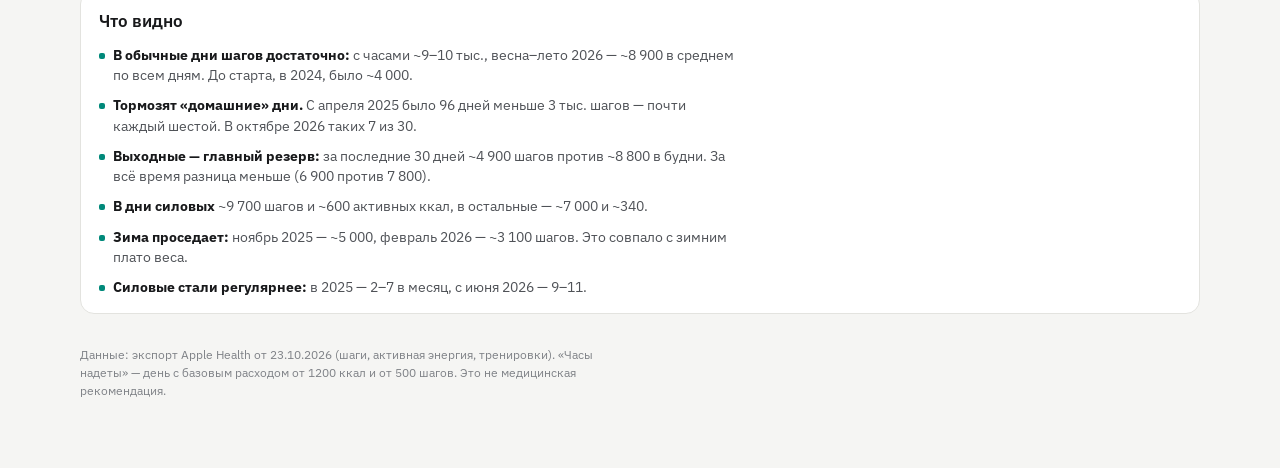
<file: steps.html>
<!doctype html>
<html lang="ru">
<head>
<meta charset="utf-8">
<meta name="viewport" content="width=device-width, initial-scale=1">
<title>Шаги и активность · Трекер тела</title>
<meta name="description" content="Шаги, активные калории и силовые тренировки по данным Apple Watch.">
<link rel="icon" href="data:image/svg+xml,%3Csvg xmlns=%22http://www.w3.org/2000/svg%22 viewBox=%220 0 32 32%22%3E%3Crect width=%2232%22 height=%2232%22 rx=%227%22 fill=%22%2300897a%22/%3E%3Cpath d=%22M7 22l6-6 4 4 8-9%22 stroke=%22white%22 stroke-width=%223%22 fill=%22none%22 stroke-linecap=%22round%22 stroke-linejoin=%22round%22/%3E%3C/svg%3E">
<link rel="preconnect" href="https://fonts.googleapis.com">
<link rel="stylesheet" href="https://fonts.googleapis.com/css2?family=IBM+Plex+Sans:wght@400;500;600;700&family=IBM+Plex+Mono:wght@400;600&display=swap">
<link rel="stylesheet" href="assets/style.css">
</head>
<body>
<div class="wrap">
  <div class="topbar">
    <a class="brand" href="./">Трекер тела</a>
    <nav class="tabs" aria-label="Разделы"><a href="./">Главная</a><a href="food.html">Питание</a><a href="steps.html" aria-current="page">Шаги и активность</a></nav>
  </div>

  <header>
    <div class="eyebrow">Apple Watch · <span id="range"></span></div>
    <h1>Шаги и активность</h1>
    <p class="sub">Средние — по всем дням, включая «домашние». Штриховкой отмечены дни, когда часы были сняты: там шаги только с телефона и могут быть немного занижены.</p>
  </header>

  <div class="ctl">
    <div class="seg" role="group" aria-label="Период" id="period">
      <button type="button" data-p="30" aria-pressed="true">30 дней</button>
      <button type="button" data-p="90" aria-pressed="false">90 дней</button>
      <button type="button" data-p="since" aria-pressed="false">С апреля 2025</button>
      <button type="button" data-p="all" aria-pressed="false">Всё время</button>
    </div>
  </div>

  <section class="kpis" id="kpis" aria-label="Итоги периода"></section>

  <section class="panel">
    <h2>Шаги по дням</h2>
    <p class="note">Последние 60 дней. Оранжевый — меньше 6 тыс. Штриховка — часы сняты. Точка под столбиком — силовая. Зелёная зона — 8–10 тыс.</p>
    <div class="chart" id="cDays"></div>
  </section>

  <section class="panel">
    <h2>Шаги по месяцам</h2>
    <p class="note">Среднее за день. Штриховка — часы носились меньше 10 дней в месяце, данные неполные. Серым — до старта (до апреля 2025).</p>
    <div class="chart" id="cMonth"></div>
  </section>

  <div class="grid2">
    <section class="panel">
      <h2>По дням недели</h2>
      <p class="note">Среднее за выбранный период.</p>
      <div class="chart" id="cWeek"></div>
    </section>
    <section class="panel">
      <h2>Силовые по месяцам</h2>
      <p class="note">Тренировки «Силовая», записанные часами. Цель — 3 в неделю (~13 в месяц).</p>
      <div class="chart" id="cGym"></div>
    </section>
  </div>

  <section class="panel">
    <h2>Что видно</h2>
    <ul class="insights" style="margin-top:10px">
      <li><b>В обычные дни шагов достаточно:</b> с часами ~9–10 тыс., весна–лето 2026 — ~8 900 в среднем по всем дням. До старта, в 2024, было ~4 000.</li>
      <li><b>Тормозят «домашние» дни.</b> С апреля 2025 было 96 дней меньше 3 тыс. шагов — почти каждый шестой. В октябре 2026 таких 7 из 30.</li>
      <li><b>Выходные — главный резерв:</b> за последние 30 дней ~4 900 шагов против ~8 800 в будни. За всё время разница меньше (6 900 против 7 800).</li>
      <li><b>В дни силовых</b> ~9 700 шагов и ~600 активных ккал, в остальные — ~7 000 и ~340.</li>
      <li><b>Зима проседает:</b> ноябрь 2025 — ~5 000, февраль 2026 — ~3 100 шагов. Это совпало с зимним плато веса.</li>
      <li><b>Силовые стали регулярнее:</b> в 2025 — 2–7 в месяц, с июня 2026 — 9–11.</li>
    </ul>
  </section>

  <p class="foot">Данные: экспорт Apple Health от 23.10.2026 (шаги, активная энергия, тренировки). «Часы надеты» — день с базовым расходом от 1200 ккал и от 500 шагов. Это не медицинская рекомендация.</p>
</div>

<script src="data/steps.js"></script>
<script src="assets/charts.js"></script>
<script>
(function(){
const ALL=window.STEPS.map(r=>({d:r[0],s:r[1],a:r[2],w:!!r[3],g:!!r[4]}));
const toD=s=>new Date(s+'T12:00:00');const iso=d=>d.toISOString().slice(0,10);
const last=ALL[ALL.length-1].d;
document.getElementById('range').textContent=`${toD(ALL[0].d).toLocaleDateString('ru-RU',{month:'long',year:'numeric'})} — ${toD(last).toLocaleDateString('ru-RU',{day:'numeric',month:'long',year:'numeric'})}`;
const k=v=>num(v/1000,1)+' тыс.';

// по дням, 60 дней
const d60=ALL.slice(-60);
bars('cDays',d60.map(r=>({v:r.s,inc:!r.w&&r.s>=6000,mark:r.g,color:r.s<6000?'--s2':'--s1',label:toD(r.d).getDate()===1||toD(r.d).getDate()%5===0?String(toD(r.d).getDate()):'',
  tip:`${toD(r.d).toLocaleDateString('ru-RU',{day:'numeric',month:'short',weekday:'short'})} · <b>${num(r.s,0)} шагов</b><br>${r.w?`${num(r.a,0)} активных ккал`:'часы сняты'}${r.g?'<br>силовая':''}`})),
  {y0:0,y1:16000,step:4000,band:[8000,10000],fmtY:v=>v?num(v/1000,0)+'k':'0',aria:'Шаги по дням за 60 дней'});

// по месяцам
const byM={};ALL.forEach(r=>{(byM[r.d.slice(0,7)]=byM[r.d.slice(0,7)]||[]).push(r)});
const months=Object.keys(byM).sort();
bars('cMonth',months.map(m=>{const w=byM[m].filter(r=>r.w);const v=avg(byM[m].map(r=>r.s));return{v,label:mlabel(m),inc:w.length<10,color:m<'2025-04'?'--ink3':v>=8000?'--s1':'--s2',
  tip:`${mlabel(m)} · <b>${num(v,0)} шагов</b><br>часы носились ${w.length} дн. из ${byM[m].length}`}}),
  {y0:0,y1:12000,step:4000,band:[8000,10000],labelEvery:innerWidth<700?6:2,fmtY:v=>v?num(v/1000,0)+'k':'0',aria:'Средние шаги по месяцам'});

// силовые по месяцам (с апреля 2025)
const gm=months.filter(m=>m>='2025-04');
bars('cGym',gm.map(m=>{const n=byM[m].filter(r=>r.g).length;return{v:n,label:mlabel(m),color:n>=11?'--s1':'--s2',tip:`${mlabel(m)} · <b>${n} силовых</b>`}}),
  {w:560,h:240,y0:0,y1:16,step:4,goal:13,goalLbl:'13',labelEvery:3,valueLabels:v=>v,aria:'Силовые по месяцам'});

// период
let P='30';
function rowsP(){if(P==='all')return ALL;if(P==='since')return ALL.filter(r=>r.d>='2025-04-01');const from=toD(last);from.setDate(from.getDate()-(+P)+1);return ALL.filter(r=>r.d>=iso(from))}
const kpi=(l,v,u,s)=>`<div class="kpi"><span class="eyebrow">${l}</span><span class="v">${v}<small>${u}</small></span><span class="d">${s}</span></div>`;
const pill=(c,t)=>`<span class="pill ${c}">${t}</span>`;
function render(){
  const rows=rowsP(),w=rows.filter(r=>r.w);
  const s=avg(rows.map(r=>r.s)),sw=avg(w.map(r=>r.s)),wd=avg(rows.filter(r=>wday(r.d)<5).map(r=>r.s)),we=avg(rows.filter(r=>wday(r.d)>=5).map(r=>r.s));
  const ten=rows.filter(r=>r.s>=10000).length,low=rows.filter(r=>r.s<6000).length,off=rows.length-w.length;
  const gyms=rows.filter(r=>r.g).length,weeks=rows.length/7;
  document.getElementById('kpis').innerHTML=
    kpi('Шаги в день',num(s,0),'',`в дни с часами ${num(sw,0)} · ${s>=8000?pill('good','в цели'):pill('warn','ниже цели')}`)+
    kpi('Будни / выходные',num(wd/1000,1)+' / '+num(we/1000,1),'тыс.',we<wd*0.85?pill('warn','выходные ниже'):pill('good','ровно'))+
    kpi('Дней меньше 6 тыс.',low,`из ${rows.length}`,`≥10 тыс.: ${ten} · ${low/rows.length>0.2?pill('warn','много'):pill('good','мало')}`)+
    kpi('Дней без часов',off,`из ${rows.length}`,'шаги в эти дни — с телефона')+
    kpi('Силовые',num(gyms/weeks,1),'в нед.',`всего ${gyms}`)+
    kpi('Активные ккал',num(avg(w.map(r=>r.a)),0),'в день','по часам, обычно завышено');
  const byW=[0,1,2,3,4,5,6].map(i=>rows.filter(r=>wday(r.d)===i).map(r=>r.s));
  bars('cWeek',byW.map((a,i)=>({v:avg(a),label:WD[i],color:i>=5?'--s2':'--s1',tip:`${WD[i]} · <b>${num(avg(a),0)} шагов</b><br>${a.length} дн.`})),
    {w:560,h:240,y0:0,y1:12000,step:4000,band:[8000,10000],valueLabels:v=>num(v/1000,1),fmtY:v=>v?num(v/1000,0)+'k':'0',aria:'Шаги по дням недели'});
}
document.querySelectorAll('#period button').forEach(b=>b.addEventListener('click',()=>{P=b.dataset.p;document.querySelectorAll('#period button').forEach(x=>x.setAttribute('aria-pressed',x===b));render();try{localStorage.setItem('steps-period',P)}catch(e){}}));
try{const sv=localStorage.getItem('steps-period');const b=sv&&document.querySelector(`#period button[data-p="${sv}"]`);if(b){P=sv;document.querySelectorAll('#period button').forEach(x=>x.setAttribute('aria-pressed',x===b))}}catch(e){}
render();
})();
</script>
</body>
</html>
</file>
<file: assets/style.css>
/* Общие стили трекера */
:root{
  --bg:#f5f5f3; --panel:#ffffff; --ink:#18191b; --ink2:#4f5257; --ink3:#7f8287;
  --line:#e3e3df; --grid:#ededea;
  --s1:#00897a; --s2:#c4791f; --s3:#7b5ea7;
  --lean:#00897a; --fat:#c4791f;
  --good:#2e7d32; --goodbg:#e6f2e6; --warn:#9a6200; --warnbg:#f8eedb; --bad:#c23b3a; --badbg:#fbe6e5;
  --chip:#eeeeeb;
  --display:"IBM Plex Sans",system-ui,sans-serif; --body:"IBM Plex Sans",system-ui,-apple-system,sans-serif; --mono:"IBM Plex Mono",ui-monospace,monospace;
}
@media (prefers-color-scheme:dark){:root:not([data-theme="light"]){
  color-scheme:dark;--bg:#141517;--panel:#1c1d20;--ink:#f1f1ef;--ink2:#b8b9bd;--ink3:#8b8d92;--line:#2d2f33;--grid:#26282b;
  --s1:#00a08f;--s2:#c77d26;--s3:#9a7fd4;--lean:#00a08f;--fat:#c77d26;
  --good:#6cc070;--goodbg:#1b2e1c;--warn:#e0a53a;--warnbg:#382a10;--bad:#ef7473;--badbg:#3a1a1a;--chip:#26282b;}}
:root[data-theme="dark"]{
  color-scheme:dark;--bg:#141517;--panel:#1c1d20;--ink:#f1f1ef;--ink2:#b8b9bd;--ink3:#8b8d92;--line:#2d2f33;--grid:#26282b;
  --s1:#00a08f;--s2:#c77d26;--s3:#9a7fd4;--lean:#00a08f;--fat:#c77d26;
  --good:#6cc070;--goodbg:#1b2e1c;--warn:#e0a53a;--warnbg:#382a10;--bad:#ef7473;--badbg:#3a1a1a;--chip:#26282b;}
*{box-sizing:border-box}
body{background:var(--bg);color:var(--ink);font-family:var(--body);font-size:15px;line-height:1.5;padding:28px 16px 48px}
.wrap{max-width:1120px;margin:0 auto;display:grid;gap:20px}
h1{font-family:var(--display);font-weight:600;font-size:clamp(24px,4vw,36px);line-height:1.1;margin:0;text-wrap:balance;letter-spacing:-.01em}
h2{font-family:var(--display);font-weight:600;font-size:17px;margin:0 0 4px;text-wrap:balance}
.sub{color:var(--ink2);margin:6px 0 0;max-width:70ch}
.eyebrow{font-size:11px;letter-spacing:.08em;text-transform:uppercase;color:var(--ink3);font-weight:600}
.head{display:flex;flex-wrap:wrap;justify-content:space-between;align-items:flex-end;gap:16px}
.chips{display:flex;flex-wrap:wrap;gap:6px}
.chip{background:var(--chip);border-radius:999px;padding:4px 10px;font-size:12.5px;color:var(--ink2)}
.chip b{color:var(--ink);font-weight:600}
.kpis{display:grid;grid-template-columns:repeat(auto-fit,minmax(160px,1fr));gap:12px}
.kpi{background:var(--panel);border:1px solid var(--line);border-radius:12px;padding:14px 16px;display:grid;gap:2px}
.kpi .v{font-family:var(--mono);font-size:26px;font-weight:600;font-variant-numeric:tabular-nums;letter-spacing:-.02em}
.kpi .v small{font-size:13px;color:var(--ink3);font-weight:400;margin-left:3px}
.kpi .d{font-size:12.5px;color:var(--ink2)}
.pill{display:inline-block;font-size:11.5px;font-weight:600;border-radius:6px;padding:1px 7px}
.pill.good{color:var(--good);background:var(--goodbg)} .pill.warn{color:var(--warn);background:var(--warnbg)} .pill.bad{color:var(--bad);background:var(--badbg)}
.panel{background:var(--panel);border:1px solid var(--line);border-radius:14px;padding:18px 18px 16px;min-width:0}
.panel .note{color:var(--ink2);font-size:13.5px;margin:2px 0 12px;max-width:72ch}
.grid2{display:grid;grid-template-columns:repeat(auto-fit,minmax(min(100%,460px),1fr));gap:20px}
.chart{position:relative;width:100%}
.chart svg{display:block;width:100%;height:auto;overflow:visible}
.chart text{font-family:var(--body);font-size:11px;fill:var(--ink3)}
.chart .lbl{fill:var(--ink);font-family:var(--mono);font-size:11.5px;font-weight:600}
.tip{position:absolute;pointer-events:none;background:var(--ink);color:var(--bg);font-size:12px;padding:6px 9px;border-radius:7px;white-space:nowrap;transform:translate(-50%,-110%);opacity:0;transition:opacity .12s;z-index:3;font-variant-numeric:tabular-nums}
.tip.on{opacity:1}
.legend{display:flex;flex-wrap:wrap;gap:14px;font-size:12.5px;color:var(--ink2);margin-bottom:8px}
.legend i{display:inline-block;width:14px;height:3px;border-radius:2px;vertical-align:middle;margin-right:6px}
.legend i.sq{width:10px;height:10px;border-radius:3px}
/* composition bars */
.comp{display:grid;gap:12px}
.comp-row{display:grid;grid-template-columns:92px 1fr;gap:10px;align-items:center}
.comp-row .dt{font-family:var(--mono);font-size:12px;color:var(--ink2)}
.stack{display:flex;gap:2px;height:30px}
.stack div{border-radius:4px;display:flex;align-items:center;padding:0 8px;font-family:var(--mono);font-size:11.5px;color:#fff;font-weight:600;white-space:nowrap;overflow:hidden}
.stack .l{background:var(--lean)} .stack .f{background:var(--fat)}
/* delta list */
.deltas{display:grid;gap:7px}
.drow{display:grid;grid-template-columns:minmax(96px,140px) 1fr 138px;gap:10px;align-items:center;font-size:13px}
.drow .track{height:12px;background:var(--grid);border-radius:4px;position:relative}
.drow .bar{position:absolute;left:0;top:0;bottom:0;background:var(--s1);border-radius:0 4px 4px 0}
.drow .num{font-family:var(--mono);font-size:12px;text-align:right;color:var(--ink2);font-variant-numeric:tabular-nums}
.drow .num b{color:var(--ink)}
/* facts */
.facts{display:grid;grid-template-columns:repeat(auto-fit,minmax(200px,1fr));gap:0 24px}
.fact{display:flex;justify-content:space-between;gap:10px;padding:9px 0;border-bottom:1px solid var(--line);font-size:13.5px}
.fact span:last-child{font-family:var(--mono);font-size:12.5px;text-align:right}
/* energy */
.ebar{position:relative;height:44px;margin:26px 0 30px}
.ebar .axis{position:absolute;left:0;right:0;top:20px;height:4px;background:var(--grid);border-radius:2px}
.ebar .rng{position:absolute;top:12px;height:20px;border-radius:5px}
.ebar .mk{position:absolute;top:4px;bottom:4px;width:2px;background:var(--ink)}
.ebar .t{position:absolute;font-size:11.5px;color:var(--ink2);white-space:nowrap;transform:translateX(-50%)}
.macro{display:flex;gap:2px;height:26px;margin:8px 0 6px}
.macro div{border-radius:4px;color:#fff;font-size:11.5px;font-weight:600;display:flex;align-items:center;padding:0 8px;white-space:nowrap;overflow:hidden}
.recs{display:grid;grid-template-columns:repeat(auto-fit,minmax(min(100%,300px),1fr));gap:14px}
.rec{border-top:2px solid var(--ink);padding-top:10px}
.rec h3{font-size:14.5px;margin:0 0 4px;font-weight:600}
.rec p{margin:0;color:var(--ink2);font-size:13.5px}
.tbl{overflow-x:auto}
table{border-collapse:collapse;width:100%;font-size:12.5px;font-variant-numeric:tabular-nums}
th,td{padding:7px 10px;border-bottom:1px solid var(--line);text-align:right;white-space:nowrap}
th:first-child,td:first-child{text-align:left}
th{color:var(--ink3);font-weight:600;font-size:11.5px}
td{font-family:var(--mono)} td:first-child{font-family:var(--body)}
details summary{cursor:pointer;color:var(--ink2);font-size:13px}
details summary:focus-visible{outline:2px solid var(--s1);outline-offset:2px}
.prog{display:grid;grid-template-columns:repeat(auto-fit,minmax(150px,1fr));gap:12px}
.day{display:grid;gap:5px;align-content:start}
.day b{font-size:13px;font-weight:600;margin-bottom:2px}
.day span{font-size:13px;background:var(--chip);border-radius:6px;padding:4px 8px}
.day span.add{background:transparent;border:1px dashed var(--s3);color:var(--good)}
.mrow{display:grid;grid-template-columns:minmax(96px,140px) 1fr 56px;gap:10px;align-items:center;font-size:13px}
.mtrack{position:relative;height:12px}
.mtrack::before{content:"";position:absolute;left:50%;top:-3px;bottom:-3px;width:1px;background:var(--ink3)}
.mtrack div{position:absolute;top:0;bottom:0}
.srclink{display:inline-flex;align-items:center;gap:6px;font-size:13px;font-weight:600;color:var(--s1);text-decoration:none;border:1px solid var(--line);background:var(--panel);border-radius:999px;padding:5px 12px}
.srclink:hover{border-color:var(--s1)}
.srclink:focus-visible{outline:2px solid var(--s1);outline-offset:2px}
.headside{display:grid;gap:10px;justify-items:start}
.foot a{color:inherit}
.foot{color:var(--ink3);font-size:12px;max-width:80ch}

/* навигация */
.tabs{display:flex;flex-wrap:wrap;gap:4px;padding:4px;background:var(--chip);border-radius:12px;width:fit-content;max-width:100%}
.tabs a{font-size:13.5px;font-weight:600;color:var(--ink2);text-decoration:none;padding:7px 14px;border-radius:9px}
.tabs a:hover{color:var(--ink)}
.tabs a[aria-current="page"]{background:var(--panel);color:var(--ink);box-shadow:0 1px 2px rgba(0,0,0,.08)}
.tabs a:focus-visible,.seg button:focus-visible,select:focus-visible{outline:2px solid var(--s1);outline-offset:2px}
.topbar{display:flex;flex-wrap:wrap;justify-content:space-between;align-items:center;gap:12px}
.brand{font-family:var(--display);font-weight:500;font-size:14px;color:var(--ink2);text-decoration:none}
/* переключатели */
.seg{display:inline-flex;flex-wrap:wrap;gap:2px;background:var(--chip);border-radius:9px;padding:3px}
.seg button{font:inherit;font-size:12.5px;font-weight:600;border:0;background:transparent;color:var(--ink2);padding:5px 10px;border-radius:7px;cursor:pointer}
.seg button[aria-pressed="true"]{background:var(--panel);color:var(--ink);box-shadow:0 1px 2px rgba(0,0,0,.08)}
select{font:inherit;font-size:13px;color:var(--ink);background:var(--panel);border:1px solid var(--line);border-radius:8px;padding:5px 8px}
.ctl{display:flex;flex-wrap:wrap;align-items:center;justify-content:space-between;gap:10px;margin-bottom:10px}
.morelink{display:inline-flex;gap:6px;font-size:13px;font-weight:600;color:var(--s1);text-decoration:none}
.morelink:hover{text-decoration:underline}
.insights{display:grid;gap:10px;margin:0;padding:0;list-style:none}
.insights li{font-size:13.5px;color:var(--ink2);padding-left:14px;position:relative;max-width:80ch}
.insights li::before{content:"";position:absolute;left:0;top:.6em;width:6px;height:6px;border-radius:2px;background:var(--s1)}
.insights b{color:var(--ink)}
</file>
